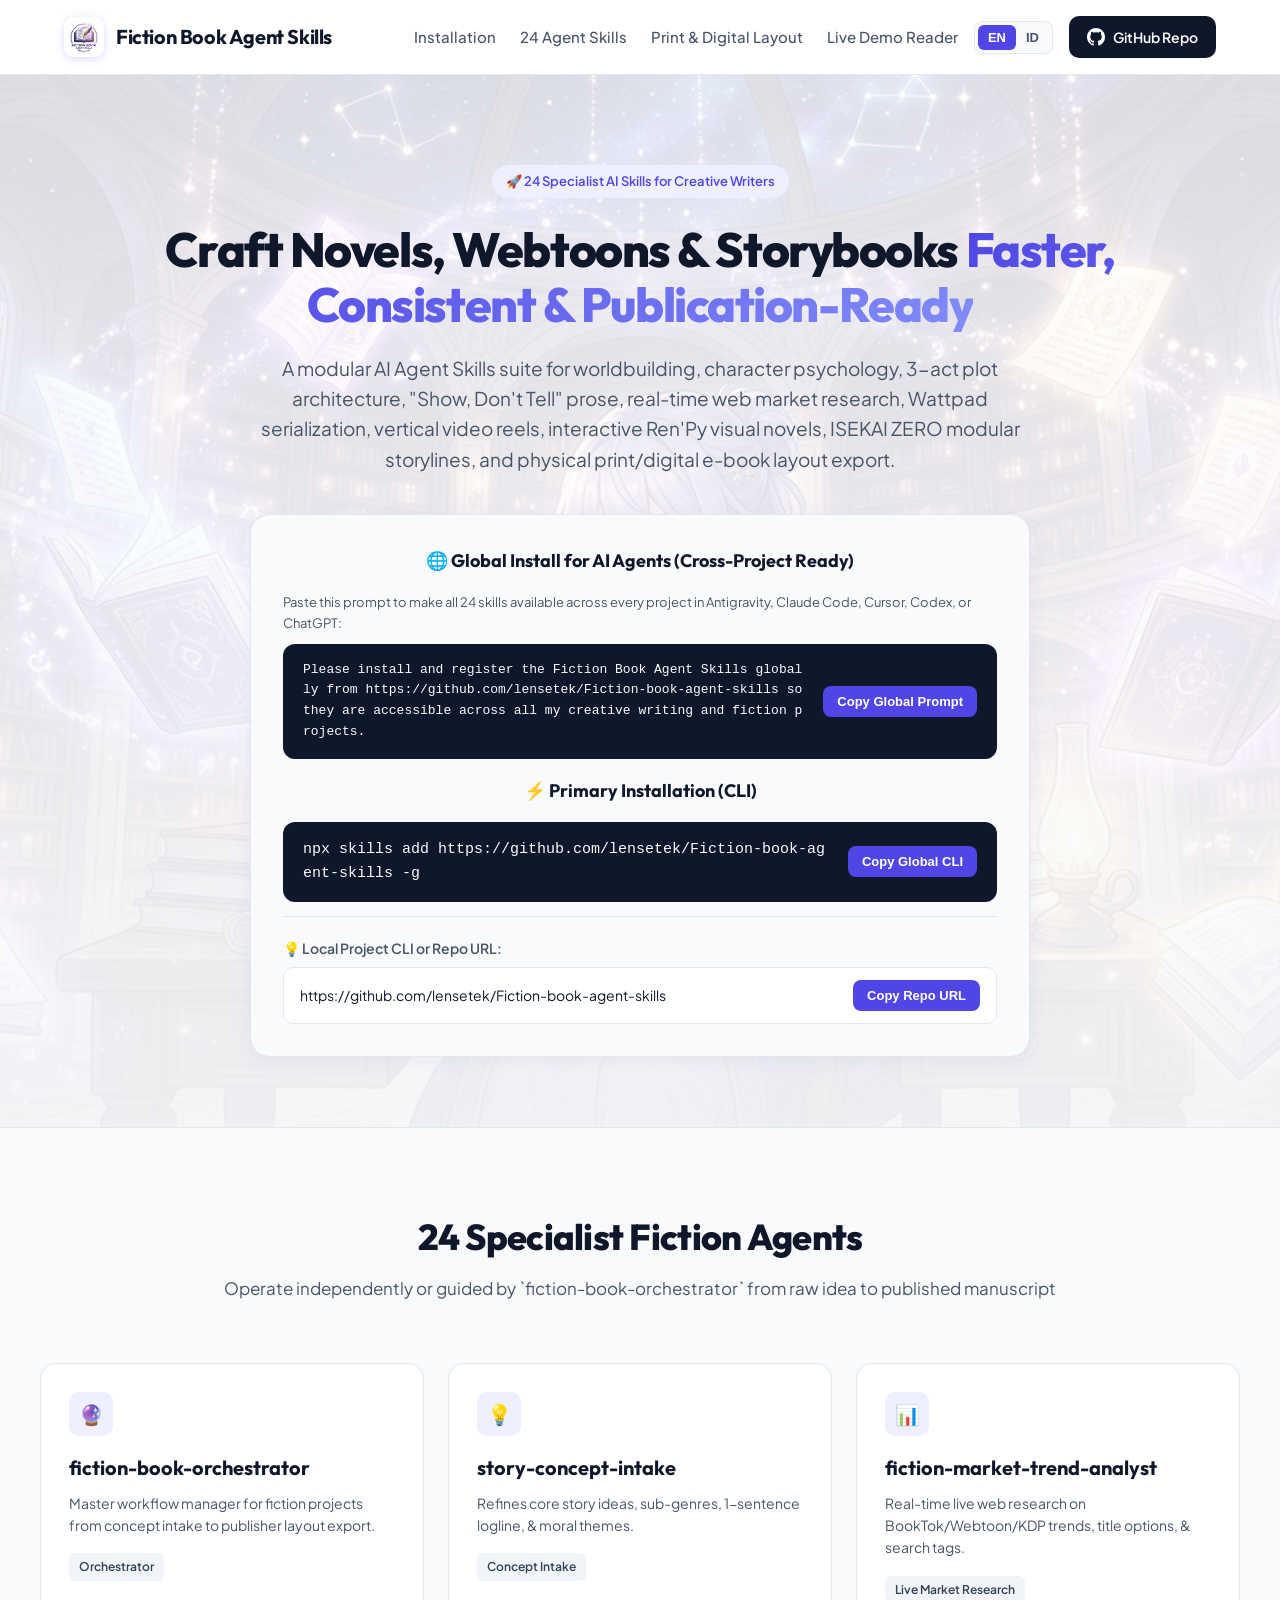
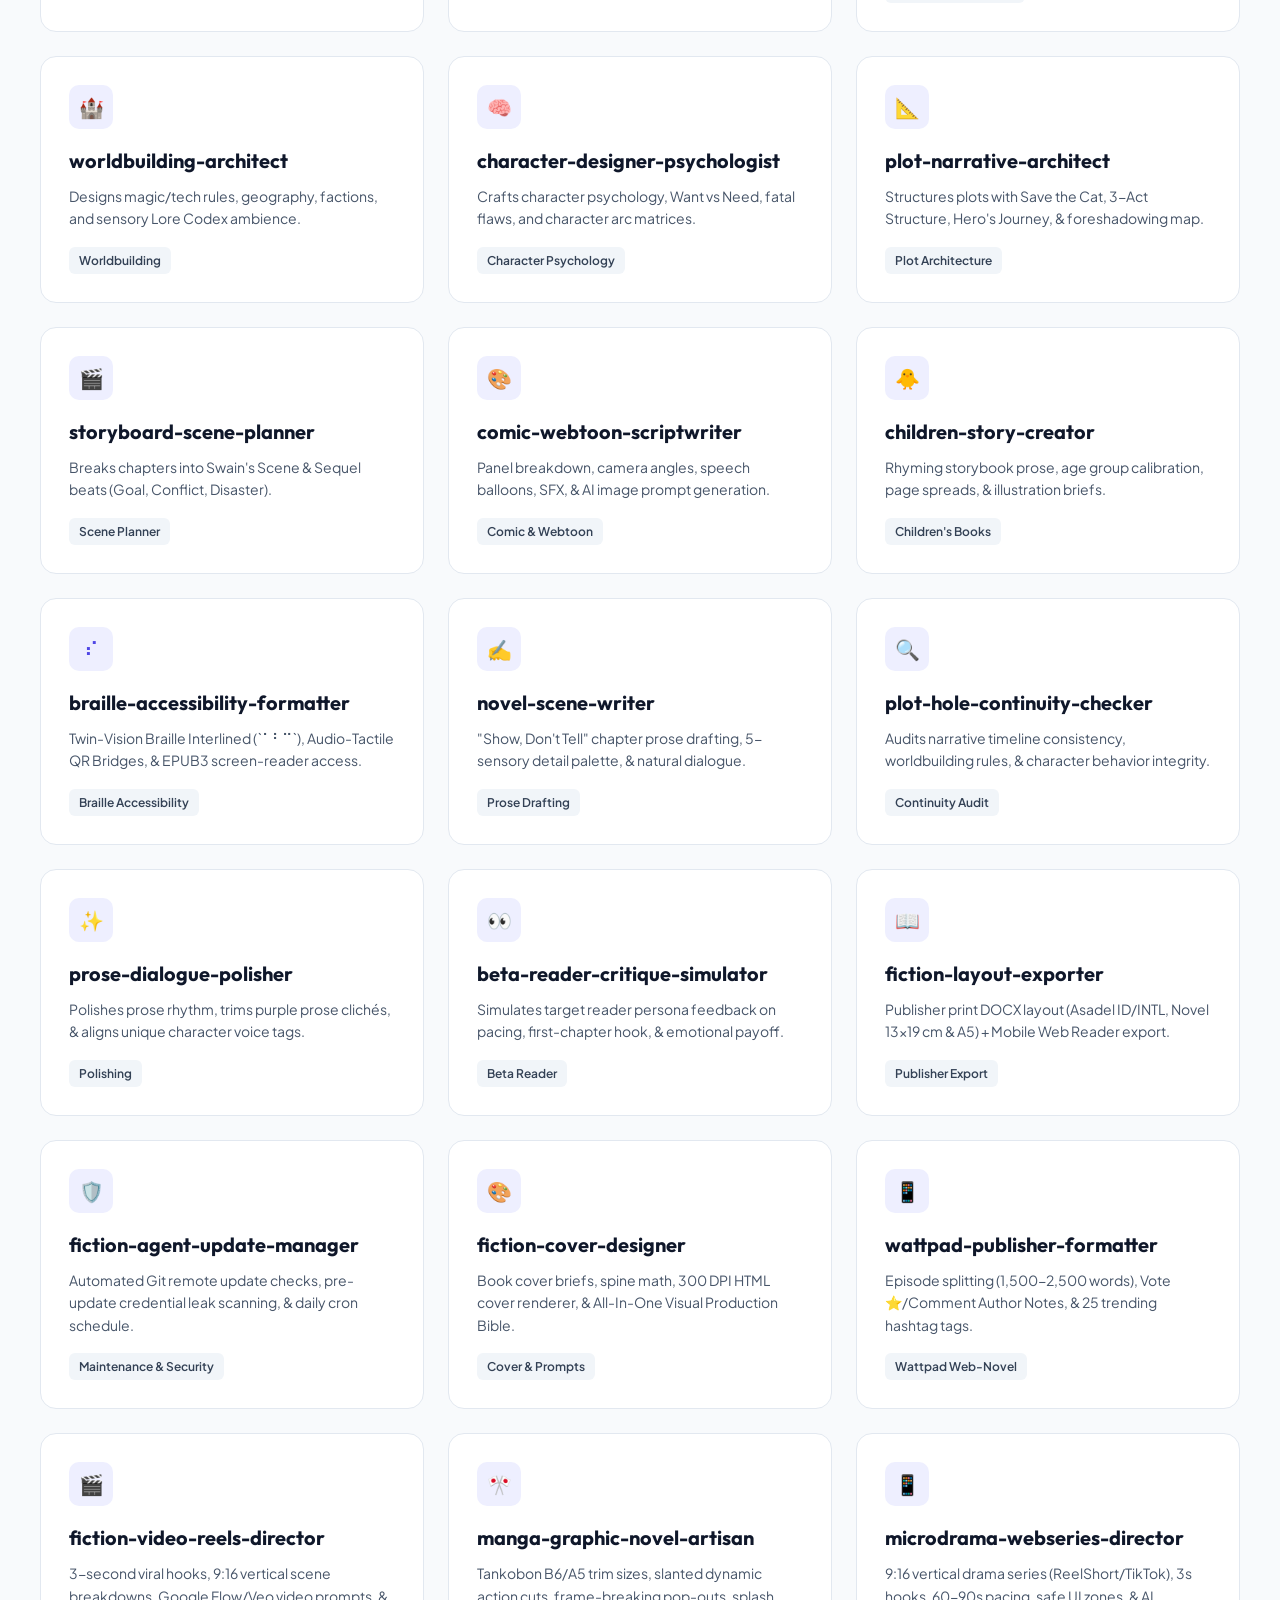
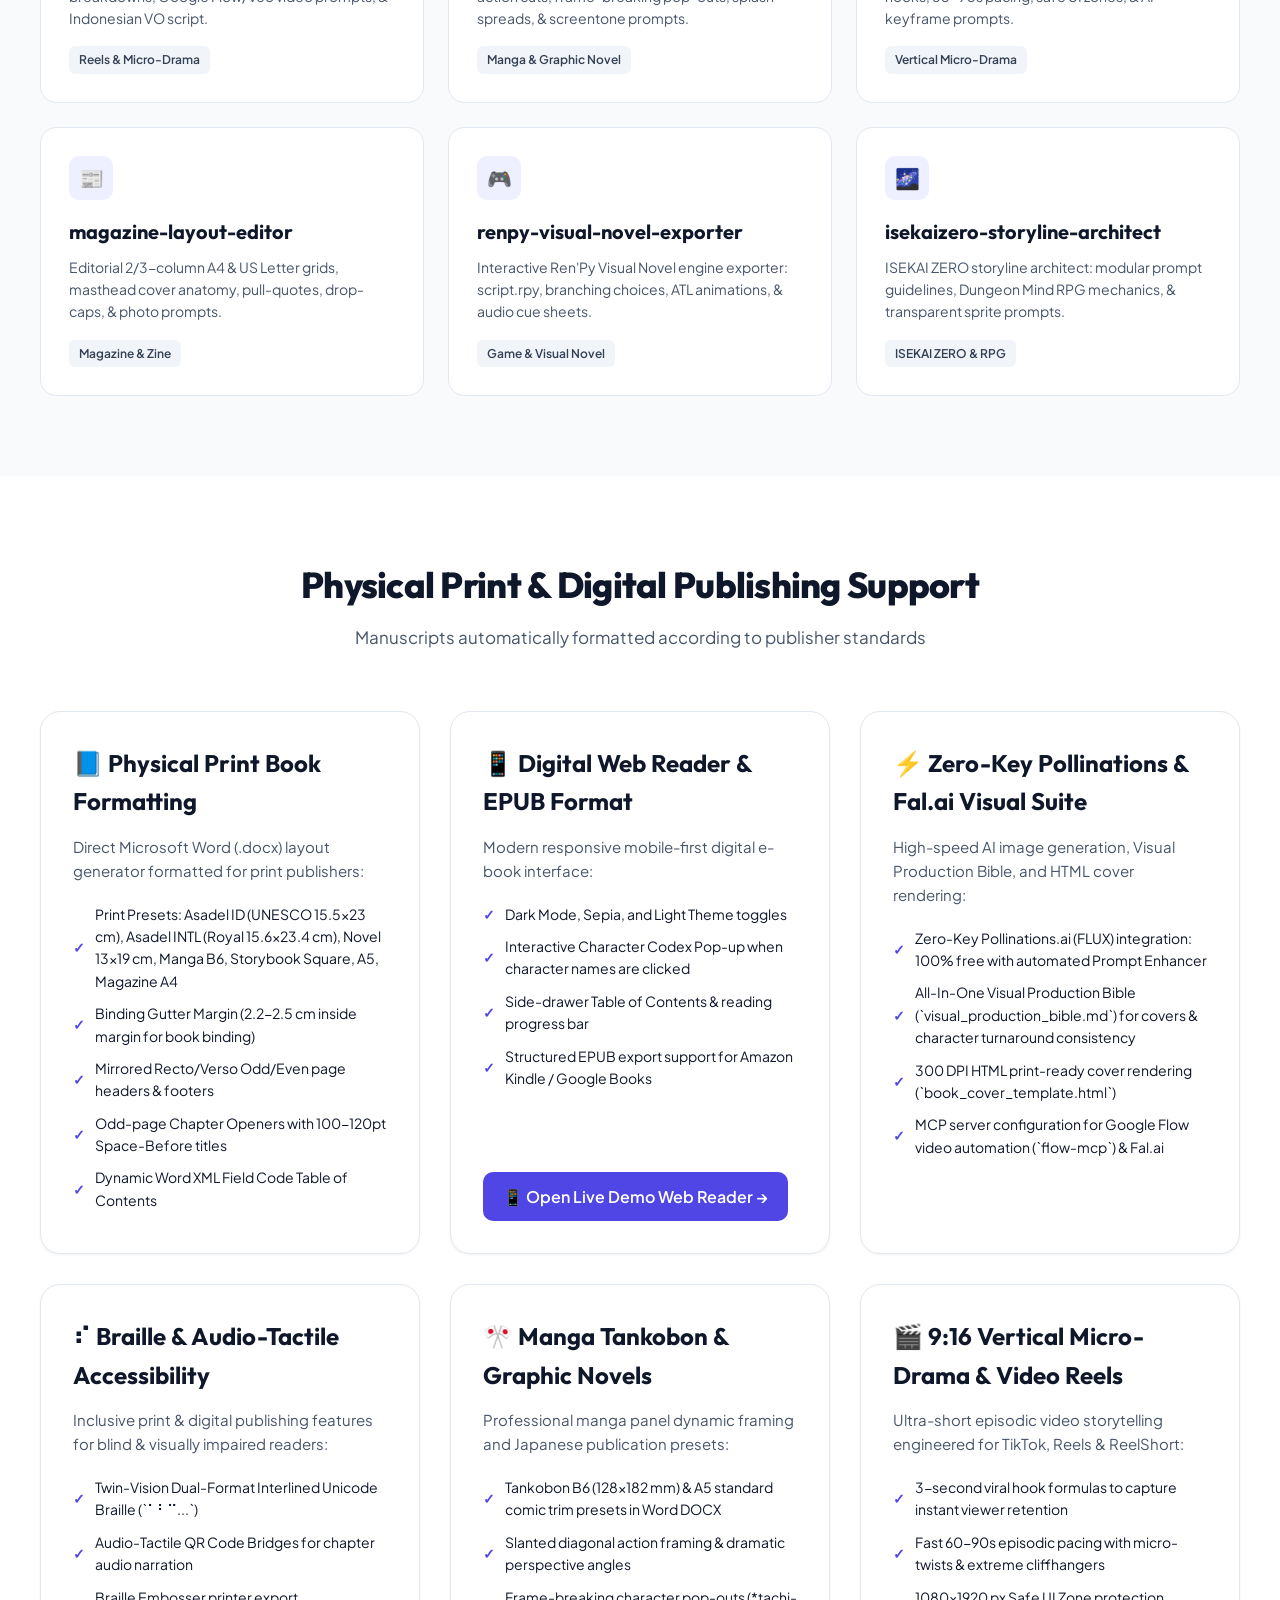
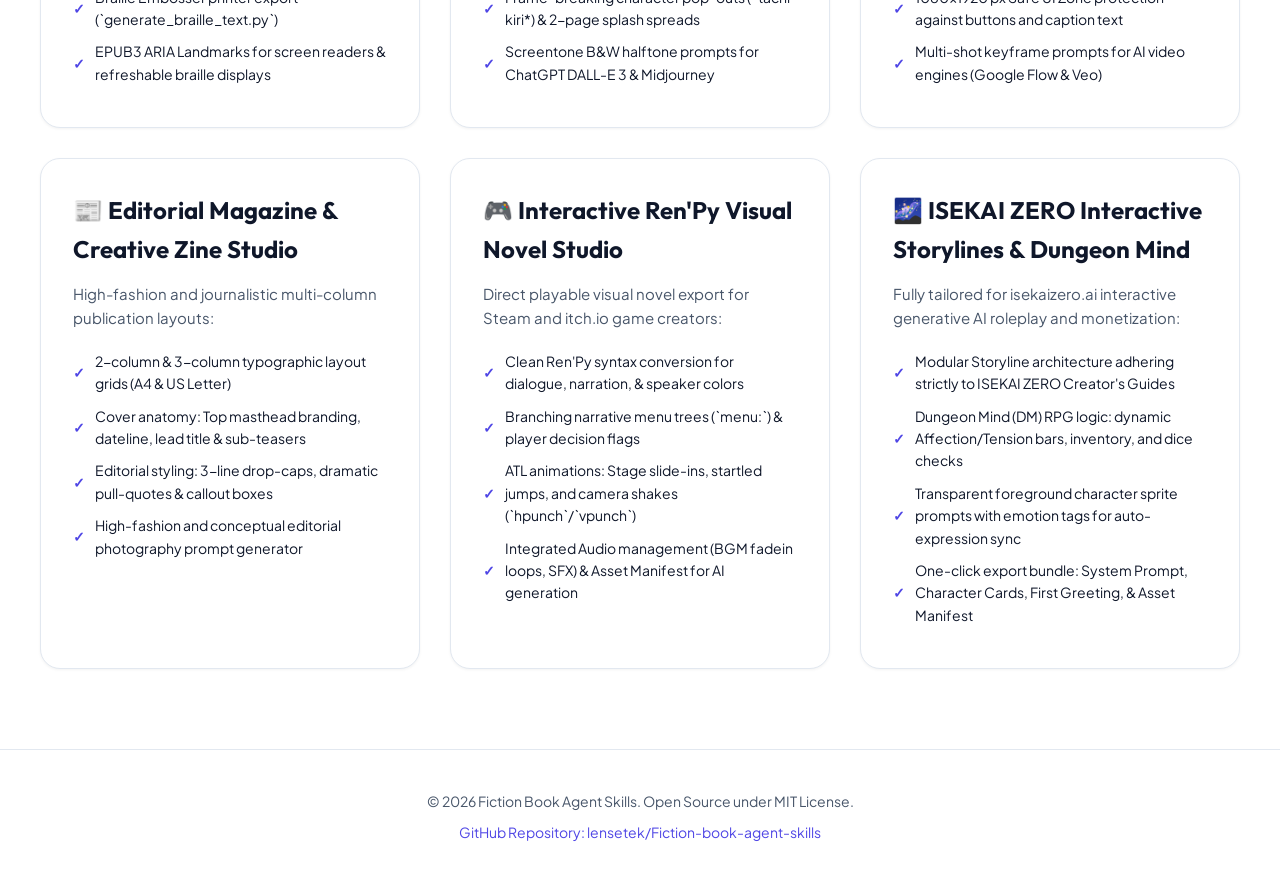
<file: index.html>
<!DOCTYPE html>
<html lang="en">
<head>
  <meta charset="UTF-8">
  <meta name="viewport" content="width=device-width, initial-scale=1.0">
  <title>Fiction Book Agent Skills - AI Suite for Authors & Creative Writers</title>
  <meta name="description" content="Collection of 24 specialized AI agent skills for fiction writing, novel authoring, comic/webtoon scripting, storybooks, manga tankobon, Ren'Py visual novels, ISEKAI ZERO storylines & RPG mechanics, micro-dramas, magazines, worldbuilding, Wattpad serialization, vertical video reels, and print/digital publishing layout export.">
  <link rel="icon" href="assets/favicon.png" type="image/png">
  <link rel="preconnect" href="https://fonts.googleapis.com">
  <link rel="preconnect" href="https://fonts.gstatic.com" crossorigin>
  <link href="https://fonts.googleapis.com/css2?family=Outfit:wght@400;500;600;700;800&family=Plus+Jakarta+Sans:wght@400;500;600;700&display=swap" rel="stylesheet">
  <style>
    :root {
      --bg-main: #ffffff;
      --bg-alt: #f8fafc;
      --bg-card: #ffffff;
      --text-main: #0f172a;
      --text-muted: #475569;
      --accent: #4f46e5;
      --accent-hover: #4338ca;
      --accent-light: #eeefff;
      --border: #e2e8f0;
      --shadow-sm: 0 1px 3px rgba(0,0,0,0.05);
      --shadow-md: 0 4px 20px -2px rgba(79, 70, 229, 0.08);
      --font-heading: 'Outfit', sans-serif;
      --font-body: 'Plus Jakarta Sans', sans-serif;
    }

    * {
      box-sizing: border-box;
      margin: 0;
      padding: 0;
    }

    body {
      background-color: var(--bg-main);
      color: var(--text-main);
      font-family: var(--font-body);
      line-height: 1.6;
      overflow-x: hidden;
    }

    /* Header Nav */
    header {
      position: sticky;
      top: 0;
      background: rgba(255, 255, 255, 0.88);
      backdrop-filter: blur(12px);
      border-bottom: 1px solid var(--border);
      z-index: 100;
    }

    .nav-container {
      max-width: 1200px;
      margin: 0 auto;
      padding: 16px 24px;
      display: flex;
      align-items: center;
      justify-content: space-between;
    }

    .brand {
      display: flex;
      align-items: center;
      gap: 12px;
      text-decoration: none;
      color: var(--text-main);
    }

    .brand-logo-img {
      width: 40px;
      height: 40px;
      border-radius: 10px;
      object-fit: cover;
      box-shadow: 0 2px 8px rgba(79, 70, 229, 0.2);
    }

    .brand-name {
      font-family: var(--font-heading);
      font-weight: 700;
      font-size: 20px;
      letter-spacing: -0.02em;
    }

    .nav-actions {
      display: flex;
      align-items: center;
      gap: 16px;
    }

    .nav-links {
      display: flex;
      align-items: center;
      gap: 24px;
      list-style: none;
    }

    .nav-links a {
      text-decoration: none;
      color: var(--text-muted);
      font-weight: 500;
      font-size: 15px;
      transition: color 0.2s;
    }

    .nav-links a:hover {
      color: var(--accent);
    }

    /* Language Switcher Toggle */
    .lang-switcher {
      display: flex;
      background: var(--bg-alt);
      border: 1px solid var(--border);
      border-radius: 8px;
      padding: 3px;
    }

    .lang-btn {
      border: none;
      background: transparent;
      color: var(--text-muted);
      padding: 5px 10px;
      font-size: 13px;
      font-weight: 600;
      cursor: pointer;
      border-radius: 6px;
      transition: all 0.2s;
    }

    .lang-btn.active {
      background: var(--accent);
      color: #ffffff;
    }

    .btn-github {
      display: inline-flex;
      align-items: center;
      gap: 8px;
      background: var(--text-main);
      color: #fff;
      padding: 10px 18px;
      border-radius: 10px;
      text-decoration: none;
      font-weight: 600;
      font-size: 14px;
      transition: all 0.2s;
    }

    .btn-github:hover {
      background: #1e293b;
      transform: translateY(-1px);
    }

    /* Hero Section */
    .hero {
      position: relative;
      padding: 90px 24px 70px;
      width: 100%;
      background: linear-gradient(180deg, rgba(255, 255, 255, 0.84) 0%, rgba(248, 250, 252, 0.94) 100%), url('assets/hero_bg.png') center/cover no-repeat;
      text-align: center;
      border-bottom: 1px solid var(--border);
    }

    .hero-inner {
      max-width: 1000px;
      margin: 0 auto;
    }

    .badge {
      display: inline-flex;
      align-items: center;
      gap: 8px;
      background: var(--accent-light);
      color: var(--accent);
      padding: 6px 14px;
      border-radius: 20px;
      font-size: 13px;
      font-weight: 600;
      margin-bottom: 24px;
    }

    .hero h1 {
      font-family: var(--font-heading);
      font-size: 48px;
      font-weight: 800;
      line-height: 1.15;
      letter-spacing: -0.03em;
      margin-bottom: 20px;
      color: var(--text-main);
    }

    .hero h1 span {
      background: linear-gradient(135deg, var(--accent), #818cf8);
      -webkit-background-clip: text;
      -webkit-text-fill-color: transparent;
    }

    .hero p {
      font-size: 19px;
      color: var(--text-muted);
      max-width: 760px;
      margin: 0 auto 40px;
    }

    /* Install CTA Box */
    .cta-card {
      background: var(--bg-alt);
      border: 1px solid var(--border);
      border-radius: 20px;
      padding: 32px;
      max-width: 780px;
      margin: 0 auto;
      box-shadow: var(--shadow-md);
    }

    .cta-header {
      font-family: var(--font-heading);
      font-size: 18px;
      font-weight: 700;
      margin-bottom: 16px;
      display: flex;
      align-items: center;
      justify-content: center;
      gap: 8px;
    }

    .cmd-box {
      background: #0f172a;
      color: #f8fafc;
      padding: 16px 20px;
      border-radius: 12px;
      display: flex;
      align-items: center;
      justify-content: space-between;
      gap: 16px;
      font-family: monospace;
      font-size: 15px;
      margin-bottom: 20px;
    }

    .cmd-text {
      white-space: pre-wrap;
      word-break: break-all;
      text-align: left;
    }

    .copy-btn {
      background: var(--accent);
      color: #fff;
      border: none;
      padding: 8px 14px;
      border-radius: 8px;
      cursor: pointer;
      font-weight: 600;
      font-size: 13px;
      transition: background 0.2s;
      flex-shrink: 0;
    }

    .copy-btn:hover {
      background: var(--accent-hover);
    }

    .alt-cta {
      border-top: 1px solid var(--border);
      padding-top: 20px;
      text-align: left;
    }

    .alt-cta-title {
      font-size: 14px;
      font-weight: 600;
      color: var(--text-muted);
      margin-bottom: 8px;
    }

    .prompt-box {
      background: #fff;
      border: 1px solid var(--border);
      padding: 12px 16px;
      border-radius: 10px;
      font-size: 14px;
      color: var(--text-main);
      display: flex;
      align-items: center;
      justify-content: space-between;
      gap: 12px;
    }

    .prompt-box span {
      white-space: pre-wrap;
      word-break: break-all;
    }

    /* Skills Grid Section */
    .section-skills {
      padding: 80px 24px;
      background: var(--bg-alt);
    }

    .section-container {
      max-width: 1200px;
      margin: 0 auto;
    }

    .section-header {
      text-align: center;
      margin-bottom: 60px;
    }

    .section-header h2 {
      font-family: var(--font-heading);
      font-size: 36px;
      font-weight: 800;
      letter-spacing: -0.02em;
    }

    .section-header p {
      color: var(--text-muted);
      font-size: 17px;
      margin-top: 10px;
    }

    .skills-grid {
      display: grid;
      grid-template-columns: repeat(auto-fill, minmax(340px, 1fr));
      gap: 24px;
    }

    .skill-card {
      background: var(--bg-card);
      border: 1px solid var(--border);
      border-radius: 16px;
      padding: 28px;
      transition: all 0.2s;
    }

    .skill-card:hover {
      transform: translateY(-3px);
      box-shadow: var(--shadow-md);
      border-color: #cbd5e1;
    }

    .skill-icon {
      width: 44px;
      height: 44px;
      background: var(--accent-light);
      color: var(--accent);
      border-radius: 10px;
      display: flex;
      align-items: center;
      justify-content: center;
      font-size: 20px;
      margin-bottom: 16px;
    }

    .skill-name {
      font-family: var(--font-heading);
      font-size: 20px;
      font-weight: 700;
      margin-bottom: 8px;
    }

    .skill-desc {
      color: var(--text-muted);
      font-size: 14px;
      margin-bottom: 16px;
    }

    .skill-tag {
      display: inline-block;
      background: #f1f5f9;
      color: #334155;
      font-size: 12px;
      font-weight: 600;
      padding: 4px 10px;
      border-radius: 6px;
    }

    /* Publishing Features */
    .section-features {
      padding: 80px 24px;
    }

    .features-grid {
      display: grid;
      grid-template-columns: repeat(auto-fit, minmax(320px, 1fr));
      gap: 30px;
      margin-top: 40px;
    }

    .feature-box {
      background: #fff;
      border: 1px solid var(--border);
      border-radius: 20px;
      padding: 32px;
      box-shadow: var(--shadow-sm);
      display: flex;
      flex-direction: column;
      justify-content: space-between;
    }

    .feature-box h3 {
      font-family: var(--font-heading);
      font-size: 24px;
      font-weight: 700;
      margin-bottom: 14px;
      display: flex;
      align-items: center;
      gap: 10px;
    }

    .feature-box p {
      color: var(--text-muted);
      font-size: 15px;
      margin-bottom: 20px;
    }

    .feature-list {
      list-style: none;
    }

    .feature-list li {
      margin-bottom: 10px;
      font-size: 14px;
      display: flex;
      align-items: center;
      gap: 10px;
    }

    .feature-list li::before {
      content: "✓";
      color: var(--accent);
      font-weight: bold;
    }

    .demo-link-btn {
      display: inline-flex;
      align-items: center;
      gap: 8px;
      background: var(--accent);
      color: #fff;
      padding: 12px 20px;
      border-radius: 10px;
      text-decoration: none;
      font-weight: 600;
      margin-top: 20px;
      transition: background 0.2s;
    }

    .demo-link-btn:hover {
      background: var(--accent-hover);
    }

    /* Footer */
    footer {
      border-top: 1px solid var(--border);
      padding: 40px 24px;
      text-align: center;
      color: var(--text-muted);
      font-size: 14px;
    }

    /* Mobile Responsive */
    @media (max-width: 768px) {
      .hero h1 {
        font-size: 32px;
      }
      .hero p {
        font-size: 16px;
      }
      .features-grid {
        grid-template-columns: 1fr;
      }
      .nav-links {
        display: none;
      }
    }
  </style>
</head>
<body>

  <!-- Navigation -->
  <header>
    <div class="nav-container">
      <a href="#" class="brand">
        <img src="assets/logo.png" alt="Fiction Book Agent Skills Logo" class="brand-logo-img">
        <span class="brand-name">Fiction Book Agent Skills</span>
      </a>
      <div class="nav-actions">
        <ul class="nav-links">
          <li><a href="#installation" data-i18n="nav_installation">Installation</a></li>
          <li><a href="#skills" data-i18n="nav_skills">24 Agent Skills</a></li>
          <li><a href="#publishing" data-i18n="nav_publishing">Print & Digital Layout</a></li>
          <li><a href="web_reader/index.html" data-i18n="nav_reader">Live Demo Reader</a></li>
        </ul>

        <!-- Language Switcher Toggle (EN | ID) -->
        <div class="lang-switcher">
          <button id="lang-en-btn" class="lang-btn active" onclick="setLanguage('en')">EN</button>
          <button id="lang-id-btn" class="lang-btn" onclick="setLanguage('id')">ID</button>
        </div>

        <a href="https://github.com/lensetek/Fiction-book-agent-skills" target="_blank" class="btn-github">
          <svg width="18" height="18" viewBox="0 0 24 24" fill="currentColor"><path d="M12 0C5.37 0 0 5.37 0 12c0 5.31 3.435 9.795 8.205 11.385.6.105.825-.255.825-.57 0-.285-.015-1.23-.015-2.235-3.015.555-3.795-.735-4.035-1.41-.135-.345-.72-1.41-1.23-1.695-.42-.225-1.02-.78-.015-.795.945-.015 1.62.87 1.845 1.23 1.08 1.815 2.805 1.305 3.495.99.105-.78.42-1.305.765-1.605-2.67-.3-5.46-1.335-5.46-5.925 0-1.305.465-2.385 1.23-3.225-.12-.3-.54-1.53.12-3.18 0 0 1.005-.315 3.3 1.23.96-.27 1.98-.405 3-.405s2.04.135 3 .405c2.295-1.56 3.3-1.23 3.3-1.23.66 1.65.24 2.88.12 3.18.765.84 1.23 1.905 1.23 3.225 0 4.605-2.805 5.625-5.475 5.925.435.375.81 1.095.81 2.22 0 1.605-.015 2.895-.015 3.3 0 .315.225.69.825.57A12.02 12.02 0 0 0 24 12c0-6.63-5.37-12-12-12z"/></svg>
          GitHub Repo
        </a>
      </div>
    </div>
  </header>

  <!-- Hero Section -->
  <section class="hero">
    <div class="hero-inner">
      <div class="badge" data-i18n="hero_badge">🚀 24 Specialist AI Skills for Creative Writers</div>
      <h1 data-i18n="hero_title">Craft Novels, Webtoons & Storybooks <span>Faster, Consistent & Publication-Ready</span></h1>
      <p data-i18n="hero_subtitle">A modular AI Agent Skills suite for worldbuilding, character psychology, 3-act plot architecture, "Show, Don't Tell" prose, real-time web market research, and physical print/digital e-book layout export.</p>

      <!-- Installation Box -->
      <div id="installation" class="cta-card">
        <!-- Global AI Prompt (Universal) -->
        <div class="cta-header" data-i18n="cta_global_header">🌐 Global Install for AI Agents (Cross-Project Ready)</div>
        <p style="font-size: 13px; color: var(--text-muted); margin-bottom: 10px; text-align: left;" data-i18n="cta_global_sub">Paste this prompt to make all 24 skills available across every project in Antigravity, Claude Code, Cursor, Codex, or ChatGPT:</p>
        <div class="cmd-box" style="margin-bottom: 18px;">
          <span class="cmd-text" id="prompt-global" style="font-size: 13px;">Please install and register the Fiction Book Agent Skills globally from https://github.com/lensetek/Fiction-book-agent-skills so they are accessible across all my creative writing and fiction projects.</span>
          <button class="copy-btn" onclick="copyText('prompt-global', this)" data-i18n="btn_copy_global">Copy Global Prompt</button>
        </div>

        <!-- CLI Install Options -->
        <div class="cta-header" data-i18n="cta_cli_header">⚡ Primary Installation (CLI)</div>
        <div class="cmd-box" style="margin-bottom: 14px;">
          <span class="cmd-text" id="cmd-install">npx skills add https://github.com/lensetek/Fiction-book-agent-skills -g</span>
          <button class="copy-btn" onclick="copyText('cmd-install', this)" data-i18n="btn_copy_cli">Copy Global CLI</button>
        </div>

        <div class="alt-cta">
          <div class="alt-cta-title" data-i18n="cta_prompt_header">💡 Local Project CLI or Repo URL:</div>
          <div class="prompt-box">
            <span id="prompt-url">https://github.com/lensetek/Fiction-book-agent-skills</span>
            <button class="copy-btn" onclick="copyText('prompt-url', this)" data-i18n="btn_copy_url">Copy Repo URL</button>
          </div>
        </div>
      </div>
    </div>
  </section>

  <!-- Skills Grid Section -->
  <section id="skills" class="section-skills">
    <div class="section-container">
      <div class="section-header">
        <h2 data-i18n="skills_header_title">24 Specialist Fiction Agents</h2>
        <p data-i18n="skills_header_sub">Operate independently or guided by <strong>`fiction-book-orchestrator`</strong> from raw idea to published manuscript</p>
      </div>

      <div class="skills-grid">
        <div class="skill-card">
          <div class="skill-icon">🔮</div>
          <div class="skill-name">fiction-book-orchestrator</div>
          <div class="skill-desc" data-i18n="desc_orchestrator">Master workflow manager for fiction projects from concept intake to publisher layout export.</div>
          <span class="skill-tag">Orchestrator</span>
        </div>

        <div class="skill-card">
          <div class="skill-icon">💡</div>
          <div class="skill-name">story-concept-intake</div>
          <div class="skill-desc" data-i18n="desc_intake">Refines core story ideas, sub-genres, 1-sentence logline, & moral themes.</div>
          <span class="skill-tag">Concept Intake</span>
        </div>

        <div class="skill-card">
          <div class="skill-icon">📊</div>
          <div class="skill-name">fiction-market-trend-analyst</div>
          <div class="skill-desc" data-i18n="desc_market">Real-time live web research on BookTok/Webtoon/KDP trends, title options, & search tags.</div>
          <span class="skill-tag">Live Market Research</span>
        </div>

        <div class="skill-card">
          <div class="skill-icon">🏰</div>
          <div class="skill-name">worldbuilding-architect</div>
          <div class="skill-desc" data-i18n="desc_world">Designs magic/tech rules, geography, factions, and sensory Lore Codex ambience.</div>
          <span class="skill-tag">Worldbuilding</span>
        </div>

        <div class="skill-card">
          <div class="skill-icon">🧠</div>
          <div class="skill-name">character-designer-psychologist</div>
          <div class="skill-desc" data-i18n="desc_character">Crafts character psychology, Want vs Need, fatal flaws, and character arc matrices.</div>
          <span class="skill-tag">Character Psychology</span>
        </div>

        <div class="skill-card">
          <div class="skill-icon">📐</div>
          <div class="skill-name">plot-narrative-architect</div>
          <div class="skill-desc" data-i18n="desc_plot">Structures plots with Save the Cat, 3-Act Structure, Hero's Journey, & foreshadowing map.</div>
          <span class="skill-tag">Plot Architecture</span>
        </div>

        <div class="skill-card">
          <div class="skill-icon">🎬</div>
          <div class="skill-name">storyboard-scene-planner</div>
          <div class="skill-desc" data-i18n="desc_planner">Breaks chapters into Swain's Scene & Sequel beats (Goal, Conflict, Disaster).</div>
          <span class="skill-tag">Scene Planner</span>
        </div>

        <div class="skill-card">
          <div class="skill-icon">🎨</div>
          <div class="skill-name">comic-webtoon-scriptwriter</div>
          <div class="skill-desc" data-i18n="desc_comic">Panel breakdown, camera angles, speech balloons, SFX, & AI image prompt generation.</div>
          <span class="skill-tag">Comic & Webtoon</span>
        </div>

        <div class="skill-card">
          <div class="skill-icon">🐥</div>
          <div class="skill-name">children-story-creator</div>
          <div class="skill-desc" data-i18n="desc_children">Rhyming storybook prose, age group calibration, page spreads, & illustration briefs.</div>
          <span class="skill-tag">Children's Books</span>
        </div>

        <div class="skill-card">
          <div class="skill-icon">⠎</div>
          <div class="skill-name">braille-accessibility-formatter</div>
          <div class="skill-desc" data-i18n="desc_braille">Twin-Vision Braille Interlined (`⠁⠃⠉`), Audio-Tactile QR Bridges, & EPUB3 screen-reader access.</div>
          <span class="skill-tag">Braille Accessibility</span>
        </div>

        <div class="skill-card">
          <div class="skill-icon">✍️</div>
          <div class="skill-name">novel-scene-writer</div>
          <div class="skill-desc" data-i18n="desc_writer">"Show, Don't Tell" chapter prose drafting, 5-sensory detail palette, & natural dialogue.</div>
          <span class="skill-tag">Prose Drafting</span>
        </div>

        <div class="skill-card">
          <div class="skill-icon">🔍</div>
          <div class="skill-name">plot-hole-continuity-checker</div>
          <div class="skill-desc" data-i18n="desc_continuity">Audits narrative timeline consistency, worldbuilding rules, & character behavior integrity.</div>
          <span class="skill-tag">Continuity Audit</span>
        </div>

        <div class="skill-card">
          <div class="skill-icon">✨</div>
          <div class="skill-name">prose-dialogue-polisher</div>
          <div class="skill-desc" data-i18n="desc_polisher">Polishes prose rhythm, trims purple prose clichés, & aligns unique character voice tags.</div>
          <span class="skill-tag">Polishing</span>
        </div>

        <div class="skill-card">
          <div class="skill-icon">👀</div>
          <div class="skill-name">beta-reader-critique-simulator</div>
          <div class="skill-desc" data-i18n="desc_beta">Simulates target reader persona feedback on pacing, first-chapter hook, & emotional payoff.</div>
          <span class="skill-tag">Beta Reader</span>
        </div>

        <div class="skill-card">
          <div class="skill-icon">📖</div>
          <div class="skill-name">fiction-layout-exporter</div>
          <div class="skill-desc" data-i18n="desc_exporter">Publisher print DOCX layout (Asadel ID/INTL, Novel 13x19 cm & A5) + Mobile Web Reader.</div>
          <span class="skill-tag">Publisher Export</span>
        </div>

        <div class="skill-card">
          <div class="skill-icon">🛡️</div>
          <div class="skill-name">fiction-agent-update-manager</div>
          <div class="skill-desc" data-i18n="desc_update">Automated Git update checks, credential leak scanning, & daily cron checks.</div>
          <span class="skill-tag">Maintenance & Security</span>
        </div>

        <div class="skill-card">
          <div class="skill-icon">🎨</div>
          <div class="skill-name">fiction-cover-designer</div>
          <div class="skill-desc" data-i18n="desc_cover">Book cover briefs, spine math, 300 DPI HTML cover renderer, & Visual Production Bible.</div>
          <span class="skill-tag">Cover & Prompts</span>
        </div>

        <div class="skill-card">
          <div class="skill-icon">📱</div>
          <div class="skill-name">wattpad-publisher-formatter</div>
          <div class="skill-desc" data-i18n="desc_wattpad">Episode splitting (1,500-2,500 words), Vote ⭐/Comment Author Notes, & 25 trending tags.</div>
          <span class="skill-tag">Wattpad Web-Novel</span>
        </div>

        <div class="skill-card">
          <div class="skill-icon">🎬</div>
          <div class="skill-name">fiction-video-reels-director</div>
          <div class="skill-desc" data-i18n="desc_reels">3-second viral hooks, 9:16 vertical scene breakdowns, Google Flow/Veo video prompts, & Indonesian VO.</div>
          <span class="skill-tag">Reels & Micro-Drama</span>
        </div>

        <div class="skill-card">
          <div class="skill-icon">🎌</div>
          <div class="skill-name">manga-graphic-novel-artisan</div>
          <div class="skill-desc" data-i18n="desc_manga">Tankobon B6/A5 trim sizes, slanted dynamic action cuts, frame-breaking, splash spreads, & screentone prompts.</div>
          <span class="skill-tag">Manga & Graphic Novel</span>
        </div>

        <div class="skill-card">
          <div class="skill-icon">📱</div>
          <div class="skill-name">microdrama-webseries-director</div>
          <div class="skill-desc" data-i18n="desc_microdrama">9:16 vertical drama series (ReelShort/TikTok), 3s hooks, 60-90s pacing, safe UI zones, & AI keyframe prompts.</div>
          <span class="skill-tag">Vertical Micro-Drama</span>
        </div>

        <div class="skill-card">
          <div class="skill-icon">📰</div>
          <div class="skill-name">magazine-layout-editor</div>
          <div class="skill-desc" data-i18n="desc_magazine">Editorial 2/3-column A4 & US Letter grids, masthead cover anatomy, pull-quotes, drop-caps, & photo prompts.</div>
          <span class="skill-tag">Magazine & Zine</span>
        </div>

        <div class="skill-card">
          <div class="skill-icon">🎮</div>
          <div class="skill-name">renpy-visual-novel-exporter</div>
          <div class="skill-desc" data-i18n="desc_renpy">Interactive Ren'Py Visual Novel engine exporter: script.rpy, branching choices, ATL animations, and BGM/SFX cue sheets.</div>
          <span class="skill-tag">Game & Visual Novel</span>
        </div>

        <div class="skill-card">
          <div class="skill-icon">🌌</div>
          <div class="skill-name">isekaizero-storyline-architect</div>
          <div class="skill-desc" data-i18n="desc_isekaizero">Interactive ISEKAI ZERO storyline architect: modular acts, Dungeon Mind RPG mechanics, transparent PNG sprites, and location tags.</div>
          <span class="skill-tag">ISEKAI ZERO & RPG</span>
        </div>
      </div>
    </div>
  </section>

  <!-- Publishing Features Section -->
  <section id="publishing" class="section-features">
    <div class="section-container">
      <div class="section-header">
        <h2 data-i18n="feat_header_title">Physical Print & Digital Publishing Support</h2>
        <p data-i18n="feat_header_sub">Manuscripts automatically formatted according to publisher standards</p>
      </div>

      <div class="features-grid">
        <div class="feature-box">
          <div>
            <h3 data-i18n="feat_print_title">📘 Physical Print Book Formatting</h3>
            <p data-i18n="feat_print_sub">Direct Microsoft Word (.docx) layout generator formatted for print publishers:</p>
            <ul class="feature-list">
              <li data-i18n="feat_print_li1">Print Presets: Novel 13x19 cm, A5 (14.8x21 cm), A4</li>
              <li data-i18n="feat_print_li2">Binding Gutter Margin (2.2 cm inside margin for book binding)</li>
              <li data-i18n="feat_print_li3">Mirrored Recto/Verso Odd/Even page headers & footers</li>
              <li data-i18n="feat_print_li4">Odd-page Chapter Openers with 100pt Space-Before titles</li>
              <li data-i18n="feat_print_li5">Dynamic Word XML Field Code Table of Contents</li>
            </ul>
          </div>
        </div>

        <div class="feature-box">
          <div>
            <h3 data-i18n="feat_digital_title">📱 Digital Web Reader (12 Chapters Demo)</h3>
            <p data-i18n="feat_digital_sub">Modern responsive mobile-first digital e-book interface:</p>
            <ul class="feature-list">
              <li data-i18n="feat_digital_li1">Dark Mode, Sepia, and Light Theme toggles</li>
              <li data-i18n="feat_digital_li2">Interactive Character Codex Pop-up when character names are clicked</li>
              <li data-i18n="feat_digital_li3">Side-drawer Table of Contents & 12 complete chapter navigation</li>
              <li data-i18n="feat_digital_li4">Structured EPUB export support for Amazon Kindle / Google Books</li>
            </ul>
          </div>
          <div>
            <a href="web_reader/index.html" class="demo-link-btn" data-i18n="btn_demo_reader">📱 Open Live Demo Web Reader (12 Ch) &rarr;</a>
          </div>
        </div>

        <div class="feature-box">
          <div>
            <h3 data-i18n="feat_fal_title">⚡ Fal.ai (Flux.1) & MCP Image Engine</h3>
            <p data-i18n="feat_fal_sub">High-speed, high-resolution AI image generation for comic panels, storybooks, & covers:</p>
            <ul class="feature-list">
              <li data-i18n="feat_fal_li1">Fal.ai Flux.1 Schnell / Dev / SDXL integration via python helper</li>
              <li data-i18n="feat_fal_li2">MCP (Model Context Protocol) server config (`mcp_config.json`)</li>
              <li data-i18n="feat_fal_li3">Strict security: FAL_KEY loaded from environment variables</li>
              <li data-i18n="feat_fal_li4">Native internal fallback to `generate_image` in Antigravity/Codex</li>
            </ul>
          </div>
        </div>

        <div class="feature-box">
          <div>
            <h3 data-i18n="feat_braille_title">⠎ Braille & Audio-Tactile Accessibility</h3>
            <p data-i18n="feat_braille_sub">Inclusive print & digital publishing features for blind & visually impaired readers:</p>
            <ul class="feature-list">
              <li data-i18n="feat_braille_li1">Twin-Vision Dual-Format Interlined Unicode Braille (`⠁⠃⠉...`)</li>
              <li data-i18n="feat_braille_li2">Audio-Tactile QR Code Bridges for chapter audio narration</li>
              <li data-i18n="feat_braille_li3">Braille Embosser printer export (`generate_braille_text.py`)</li>
              <li data-i18n="feat_braille_li4">EPUB3 ARIA Landmarks for screen readers & refreshable braille displays</li>
            </ul>
          </div>
        </div>

        <div class="feature-box">
          <div>
            <h3 data-i18n="feat_manga_title">🎌 Manga Tankobon & Graphic Novels</h3>
            <p data-i18n="feat_manga_sub">Professional manga panel dynamic framing and Japanese publication presets:</p>
            <ul class="feature-list">
              <li data-i18n="feat_manga_li1">Tankobon B6 (128x182 mm) & A5 standard comic trim presets in Word DOCX</li>
              <li data-i18n="feat_manga_li2">Slanted diagonal action framing & dramatic perspective angles</li>
              <li data-i18n="feat_manga_li3">Frame-breaking character pop-outs (*tachi-kiri*) & 2-page splash spreads</li>
              <li data-i18n="feat_manga_li4">Screentone B&W halftone prompts for ChatGPT DALL-E 3 & Midjourney</li>
            </ul>
          </div>
        </div>

        <div class="feature-box">
          <div>
            <h3 data-i18n="feat_micro_title">🎬 9:16 Vertical Micro-Drama & Video Reels</h3>
            <p data-i18n="feat_micro_sub">Ultra-short episodic video storytelling engineered for TikTok, Reels & ReelShort:</p>
            <ul class="feature-list">
              <li data-i18n="feat_micro_li1">3-second viral hook formulas to capture instant viewer retention</li>
              <li data-i18n="feat_micro_li2">Fast 60-90s episodic pacing with micro-twists & extreme cliffhangers</li>
              <li data-i18n="feat_micro_li3">1080x1920 px Safe UI Zone protection against buttons and caption text</li>
              <li data-i18n="feat_micro_li4">Multi-shot keyframe prompts for AI video engines (Google Flow & Veo)</li>
            </ul>
          </div>
        </div>

        <div class="feature-box">
          <div>
            <h3 data-i18n="feat_mag_title">📰 Editorial Magazine & Creative Zine Studio</h3>
            <p data-i18n="feat_mag_sub">High-fashion and journalistic multi-column publication layouts:</p>
            <ul class="feature-list">
              <li data-i18n="feat_mag_li1">2-column & 3-column typographic layout grids (A4 & US Letter)</li>
              <li data-i18n="feat_mag_li2">Cover anatomy: Top masthead branding, dateline, lead title & sub-teasers</li>
              <li data-i18n="feat_mag_li3">Editorial styling: 3-line drop-caps, dramatic pull-quotes & callout boxes</li>
              <li data-i18n="feat_mag_li4">High-fashion and conceptual editorial photography prompt generator</li>
            </ul>
          </div>
        </div>

        <div class="feature-box">
          <div>
            <h3 data-i18n="feat_renpy_title">🎮 Interactive Ren'Py Visual Novel Studio</h3>
            <p data-i18n="feat_renpy_sub">Direct playable visual novel export for Steam and itch.io game creators:</p>
            <ul class="feature-list">
              <li data-i18n="feat_renpy_li1">Clean Ren'Py syntax conversion for dialogue, narration, & speaker colors</li>
              <li data-i18n="feat_renpy_li2">Branching narrative menu trees (`menu:`) & player decision flags</li>
              <li data-i18n="feat_renpy_li3">ATL animations: Stage slide-ins, startled jumps, and camera shakes (`hpunch`/`vpunch`)</li>
              <li data-i18n="feat_renpy_li4">Integrated Audio management (BGM fadein loops, SFX) & Asset Manifest for AI generation</li>
            </ul>
          </div>
        </div>

        <div class="feature-box">
          <div>
            <h3 data-i18n="feat_isekai_title">🌌 ISEKAI ZERO Interactive Storylines & Dungeon Mind</h3>
            <p data-i18n="feat_isekai_sub">Fully tailored for isekaizero.ai interactive generative AI roleplay and monetization:</p>
            <ul class="feature-list">
              <li data-i18n="feat_isekai_li1">Modular Storyline architecture adhering strictly to ISEKAI ZERO Creator's Guides</li>
              <li data-i18n="feat_isekai_li2">Dungeon Mind (DM) RPG logic: dynamic Affection/Tension bars, inventory, and dice checks</li>
              <li data-i18n="feat_isekai_li3">Transparent foreground character sprite prompts with emotion tags for auto-expression sync</li>
              <li data-i18n="feat_isekai_li4">One-click export bundle: System Prompt, Character Cards, First Greeting, & Asset Manifest</li>
            </ul>
          </div>
        </div>
      </div>
    </div>
  </section>

  <!-- Footer -->
  <footer>
    <p data-i18n="footer_copy">&copy; 2026 Fiction Book Agent Skills. Open Source under MIT License.</p>
    <p style="margin-top: 8px;"><a href="https://github.com/lensetek/Fiction-book-agent-skills" target="_blank" style="color: var(--accent); text-decoration: none;">GitHub Repository: lensetek/Fiction-book-agent-skills</a></p>
  </footer>

  <!-- Internationalization (i18n) Script -->
  <script>
    const translations = {
      en: {
        nav_installation: "Installation",
        nav_skills: "24 Agent Skills",
        nav_publishing: "Print & Digital Layout",
        nav_reader: "Live Demo Reader",
        hero_badge: "🚀 24 Specialist AI Skills for Creative Writers",
        hero_title: "Craft Novels, Webtoons & Storybooks <span>Faster, Consistent & Publication-Ready</span>",
        hero_subtitle: "A modular AI Agent Skills suite for worldbuilding, character psychology, 3-act plot architecture, \"Show, Don't Tell\" prose, real-time web market research, Wattpad serialization, vertical video reels, interactive Ren'Py visual novels, ISEKAI ZERO modular storylines, and physical print/digital e-book layout export.",
        cta_global_header: "🌐 Global Install for AI Agents (Cross-Project Ready)",
        cta_global_sub: "Paste this prompt to make all 24 skills available across every project in Antigravity, Claude Code, Cursor, Codex, or ChatGPT:",
        btn_copy_global: "Copy Global Prompt",
        cta_cli_header: "⚡ Primary Installation (CLI)",
        btn_copy_cli: "Copy Global CLI",
        cta_prompt_header: "💡 Local Project CLI or Repo URL:",
        btn_copy_url: "Copy Repo URL",
        skills_header_title: "24 Specialist Fiction Agents",
        skills_header_sub: "Operate independently or guided by `fiction-book-orchestrator` from raw idea to published manuscript",
        desc_orchestrator: "Master workflow manager for fiction projects from concept intake to publisher layout export.",
        desc_intake: "Refines core story ideas, sub-genres, 1-sentence logline, & moral themes.",
        desc_market: "Real-time live web research on BookTok/Webtoon/KDP trends, title options, & search tags.",
        desc_world: "Designs magic/tech rules, geography, factions, and sensory Lore Codex ambience.",
        desc_character: "Crafts character psychology, Want vs Need, fatal flaws, and character arc matrices.",
        desc_plot: "Structures plots with Save the Cat, 3-Act Structure, Hero's Journey, & foreshadowing map.",
        desc_planner: "Breaks chapters into Swain's Scene & Sequel beats (Goal, Conflict, Disaster).",
        desc_comic: "Panel breakdown, camera angles, speech balloons, SFX, & AI image prompt generation.",
        desc_children: "Rhyming storybook prose, age group calibration, page spreads, & illustration briefs.",
        desc_braille: "Twin-Vision Braille Interlined (`⠁⠃⠉`), Audio-Tactile QR Bridges, & EPUB3 screen-reader access.",
        desc_writer: "\"Show, Don't Tell\" chapter prose drafting, 5-sensory detail palette, & natural dialogue.",
        desc_continuity: "Audits narrative timeline consistency, worldbuilding rules, & character behavior integrity.",
        desc_polisher: "Polishes prose rhythm, trims purple prose clichés, & aligns unique character voice tags.",
        desc_beta: "Simulates target reader persona feedback on pacing, first-chapter hook, & emotional payoff.",
        desc_exporter: "Publisher print DOCX layout (Asadel ID/INTL, Novel 13x19 cm & A5) + Mobile Web Reader export.",
        desc_update: "Automated Git remote update checks, pre-update credential leak scanning, & daily cron schedule.",
        desc_cover: "Book cover briefs, spine math, 300 DPI HTML cover renderer, & All-In-One Visual Production Bible.",
        desc_wattpad: "Episode splitting (1,500-2,500 words), Vote ⭐/Comment Author Notes, & 25 trending hashtag tags.",
        desc_reels: "3-second viral hooks, 9:16 vertical scene breakdowns, Google Flow/Veo video prompts, & Indonesian VO script.",
        desc_manga: "Tankobon B6/A5 trim sizes, slanted dynamic action cuts, frame-breaking pop-outs, splash spreads, & screentone prompts.",
        desc_microdrama: "9:16 vertical drama series (ReelShort/TikTok), 3s hooks, 60-90s pacing, safe UI zones, & AI keyframe prompts.",
        desc_magazine: "Editorial 2/3-column A4 & US Letter grids, masthead cover anatomy, pull-quotes, drop-caps, & photo prompts.",
        desc_renpy: "Interactive Ren'Py Visual Novel engine exporter: script.rpy, branching choices, ATL animations, & audio cue sheets.",
        desc_isekaizero: "ISEKAI ZERO storyline architect: modular prompt guidelines, Dungeon Mind RPG mechanics, & transparent sprite prompts.",
        feat_header_title: "Physical Print & Digital Publishing Support",
        feat_header_sub: "Manuscripts automatically formatted according to publisher standards",
        feat_print_title: "📘 Physical Print Book Formatting",
        feat_print_sub: "Direct Microsoft Word (.docx) layout generator formatted for print publishers:",
        feat_print_li1: "Print Presets: Asadel ID (UNESCO 15.5x23 cm), Asadel INTL (Royal 15.6x23.4 cm), Novel 13x19 cm, Manga B6, Storybook Square, A5, Magazine A4",
        feat_print_li2: "Binding Gutter Margin (2.2-2.5 cm inside margin for book binding)",
        feat_print_li3: "Mirrored Recto/Verso Odd/Even page headers & footers",
        feat_print_li4: "Odd-page Chapter Openers with 100-120pt Space-Before titles",
        feat_print_li5: "Dynamic Word XML Field Code Table of Contents",
        feat_fal_title: "⚡ Zero-Key Pollinations & Fal.ai Visual Suite",
        feat_fal_sub: "High-speed AI image generation, Visual Production Bible, and HTML cover rendering:",
        feat_fal_li1: "Zero-Key Pollinations.ai (FLUX) integration: 100% free with automated Prompt Enhancer",
        feat_fal_li2: "All-In-One Visual Production Bible (`visual_production_bible.md`) for covers & character turnaround consistency",
        feat_fal_li3: "300 DPI HTML print-ready cover rendering (`book_cover_template.html`)",
        feat_fal_li4: "MCP server configuration for Google Flow video automation (`flow-mcp`) & Fal.ai",
        feat_braille_title: "⠎ Braille & Audio-Tactile Accessibility",
        feat_braille_sub: "Inclusive print & digital publishing features for blind & visually impaired readers:",
        feat_braille_li1: "Twin-Vision Dual-Format Interlined Unicode Braille (`⠁⠃⠉...`)",
        feat_braille_li2: "Audio-Tactile QR Code Bridges for chapter audio narration",
        feat_braille_li3: "Braille Embosser printer export (`generate_braille_text.py`)",
        feat_braille_li4: "EPUB3 ARIA Landmarks for screen readers & refreshable braille displays",
        feat_manga_title: "🎌 Manga Tankobon & Graphic Novels",
        feat_manga_sub: "Professional manga panel dynamic framing and Japanese publication presets:",
        feat_manga_li1: "Tankobon B6 (128x182 mm) & A5 standard comic trim presets in Word DOCX",
        feat_manga_li2: "Slanted diagonal action framing & dramatic perspective angles",
        feat_manga_li3: "Frame-breaking character pop-outs (*tachi-kiri*) & 2-page splash spreads",
        feat_manga_li4: "Screentone B&W halftone prompts for ChatGPT DALL-E 3 & Midjourney",
        feat_micro_title: "🎬 9:16 Vertical Micro-Drama & Video Reels",
        feat_micro_sub: "Ultra-short episodic video storytelling engineered for TikTok, Reels & ReelShort:",
        feat_micro_li1: "3-second viral hook formulas to capture instant viewer retention",
        feat_micro_li2: "Fast 60-90s episodic pacing with micro-twists & extreme cliffhangers",
        feat_micro_li3: "1080x1920 px Safe UI Zone protection against buttons and caption text",
        feat_micro_li4: "Multi-shot keyframe prompts for AI video engines (Google Flow & Veo)",
        feat_mag_title: "📰 Editorial Magazine & Creative Zine Studio",
        feat_mag_sub: "High-fashion and journalistic multi-column publication layouts:",
        feat_mag_li1: "2-column & 3-column typographic layout grids (A4 & US Letter)",
        feat_mag_li2: "Cover anatomy: Top masthead branding, dateline, lead title & sub-teasers",
        feat_mag_li3: "Editorial styling: 3-line drop-caps, dramatic pull-quotes & callout boxes",
        feat_mag_li4: "High-fashion and conceptual editorial photography prompt generator",
        feat_renpy_title: "🎮 Interactive Ren'Py Visual Novel Studio",
        feat_renpy_sub: "Direct playable visual novel export for Steam and itch.io game creators:",
        feat_renpy_li1: "Clean Ren'Py syntax conversion for dialogue, narration, & speaker colors",
        feat_renpy_li2: "Branching narrative menu trees (`menu:`) & player decision flags",
        feat_renpy_li3: "ATL animations: Stage slide-ins, startled jumps, and camera shakes (`hpunch`/`vpunch`)",
        feat_renpy_li4: "Integrated Audio management (BGM fadein loops, SFX) & Asset Manifest for AI generation",
        feat_isekai_title: "🌌 ISEKAI ZERO Interactive Storylines & Dungeon Mind",
        feat_isekai_sub: "Fully tailored for isekaizero.ai interactive generative AI roleplay and monetization:",
        feat_isekai_li1: "Modular Storyline architecture adhering strictly to ISEKAI ZERO Creator's Guides",
        feat_isekai_li2: "Dungeon Mind (DM) RPG logic: dynamic Affection/Tension bars, inventory, and dice checks",
        feat_isekai_li3: "Transparent foreground character sprite prompts with emotion tags for auto-expression sync",
        feat_isekai_li4: "One-click export bundle: System Prompt, Character Cards, First Greeting, & Asset Manifest",
        feat_digital_title: "📱 Digital Web Reader & EPUB Format",
        feat_digital_sub: "Modern responsive mobile-first digital e-book interface:",
        feat_digital_li1: "Dark Mode, Sepia, and Light Theme toggles",
        feat_digital_li2: "Interactive Character Codex Pop-up when character names are clicked",
        feat_digital_li3: "Side-drawer Table of Contents & reading progress bar",
        feat_digital_li4: "Structured EPUB export support for Amazon Kindle / Google Books",
        btn_demo_reader: "📱 Open Live Demo Web Reader &rarr;",
        footer_copy: "&copy; 2026 Fiction Book Agent Skills. Open Source under MIT License."
      },
      id: {
        nav_installation: "Instalasi",
        nav_skills: "24 Agent Skills",
        nav_publishing: "Layout Cetak & Digital",
        nav_reader: "Live Demo Reader",
        hero_badge: "🚀 24 Spesialis AI Agent Skills untuk Penulisan Fiksi",
        hero_title: "Tulis Novel, Komik & Buku Cerita <span>Cepat, Konsisten & Siap Terbit</span>",
        hero_subtitle: "Ekosistem AI Agent Skills modular untuk perancangan dunia, psikologi karakter, arsitektur plot 3-Act, penulisan adegan \"Show, Don't Tell\", game visual novel Ren'Py, alur cerita interaktif ISEKAI ZERO, serialisasi Wattpad, video reels, hingga ekspor buku cetak fisik & digital e-book.",
        cta_global_header: "🌐 Instalasi Global AI Agent (Bisa di Semua Proyek)",
        cta_global_sub: "Salin prompt ini agar 24 skills langsung terpasang global di Antigravity, Claude Code, Cursor, Codex, atau ChatGPT:",
        btn_copy_global: "Salin Prompt Global",
        cta_cli_header: "⚡ Cara Instalasi Utama (CLI Global)",
        btn_copy_cli: "Salin Perintah CLI Global",
        cta_prompt_header: "💡 Instalasi Lokal per Proyek atau Tautan Repo:",
        btn_copy_url: "Salin URL Repo",
        skills_header_title: "24 Agen Spesialis Fiksi",
        skills_header_sub: "Bekerja mandiri atau dipandu oleh `fiction-book-orchestrator` dari ide awal hingga terbit",
        desc_orchestrator: "Koordinator alur kerja penulisan fiksi dari intake ide hingga siap cetak/terbit.",
        desc_intake: "Menggali & mematangkan ide cerita, sub-genre, logline 1 kalimat, & tema moral.",
        desc_market: "Riset tren fiksi live di internet (BookTok, Webtoon, KDP), formulasi judul & kata kunci pencarian.",
        desc_world: "Merancang aturan sihir/teknologi, geografi, faksi, dan atmosfer Lore Codex.",
        desc_character: "Menyusun profil psikologis tokoh, Want vs Need, fatal flaw, dan character arc.",
        desc_plot: "Struktur plot Save the Cat, 3-Act Structure, Hero's Journey, & foreshadowing map.",
        desc_planner: "Memecah bab menjadi Scene & Sequel beats (Goal, Conflict, Disaster) Swain's Method.",
        desc_comic: "Skrip panel komik & webtoon vertikal, sudut kamera, SFX, & prompt AI gambar.",
        desc_children: "Penulisan buku cerita anak, fabel berima, kalibrasi kelompok usia, & brief ilustrasi.",
        desc_braille: "Twin-Vision Braille Interlined (`⠁⠃⠉`), Audio-Tactile QR Bridges, & aksesibilitas EPUB3.",
        desc_writer: "Draf prosa adegan dengan teknik \"Show, Don't Tell\", detail 5 sensori, & dialog alami.",
        desc_continuity: "Audit garis waktu kronologis, konsistensi aturan dunia, & karakter out-of-character.",
        desc_polisher: "Menghaluskan gaya prosa, memangkas purple prose klise, & menyelaraskan dialog tags.",
        desc_beta: "Mensimulasikan umpan balik persona pembaca target terhadap pacing & emotional hook.",
        desc_exporter: "Penataan letak Buku Cetak DOCX (Asadel ID/INTL, Novel 13x19 cm & A5) + Mobile Web Reader.",
        desc_update: "Pemeriksaan otomatis pembaruan Git, pemindaian kebocoran kredensial, & jadwal cron harian.",
        desc_cover: "Brief sampul buku, rumus punggung buku, render sampul HTML 300 DPI, & Visual Production Bible.",
        desc_wattpad: "Serialisasi episode Wattpad (1.500-2.500 kata), pemicu Vote ⭐/Komentar, & 25 hashtag tren.",
        desc_reels: "Sutradara video vertikal 9:16, hook 3 detik viral, prompt kamera Google Flow/Veo, & naskah VO Indonesia.",
        desc_manga: "Standar cetak Tankobon B6/A5, pemotongan panel miring aksi, karakter tembus panel, splash 2 halaman, & prompt screentone.",
        desc_microdrama: "Serial micro-drama vertikal 9:16 (ReelShort/TikTok), formula hook 3 detik, safe zone antarmuka, & prompt keyframe AI.",
        desc_magazine: "Tata letak majalah & zine grid 2/3 kolom A4/Letter, anatomi masthead cover, pull-quotes, drop-caps, & prompt foto editorial.",
        desc_renpy: "Eksportir game Visual Novel interaktif Ren'Py: skrip .rpy, percabangan cerita (menu:), animasi ATL, dan cue audio BGM/SFX.",
        desc_isekaizero: "Arsitek alur cerita ISEKAI ZERO: modul alur cerita terstruktur, mekanika Dungeon Mind RPG, & prompt sprite transparan.",
        feat_header_title: "Dukungan Terbit Cetak Fisik & Digital",
        feat_header_sub: "Naskah otomatis tertata sesuai standar penerbitan nasional & internasional",
        feat_print_title: "📘 Format Buku Cetak Physical Print",
        feat_print_sub: "Penataan letak otomatis Microsoft Word (.docx) siap kirim ke penerbit cetak:",
        feat_print_li1: "Preset Ukuran Cetak: Asadel ID (UNESCO 15.5x23 cm), Asadel INTL (Royal 15.6x23.4 cm), Novel 13x19 cm, Manga B6, Square Anak, A5, Majalah A4",
        feat_print_li2: "Marjin Jilid (Gutter Margin) 2.2-2.5 cm untuk lekukan jilid lem panas",
        feat_print_li3: "Halaman Ganjil/Genap Berhadapan (Recto/Verso Odd-Even Page Header)",
        feat_print_li4: "Awalan Bab Baru (Chapter Opener) selalu di halaman ganjil (kanan)",
        feat_print_li5: "Daftar Isi Dinamis berbasis Word XML Field Codes",
        feat_fal_title: "⚡ Generator Visual Zero-Key & Fal.ai",
        feat_fal_sub: "Generasi visual AI cepat, Visual Production Bible, dan render sampul HTML:",
        feat_fal_li1: "Integrasi Zero-Key Pollinations.ai (FLUX): 100% gratis dengan Prompt Enhancer otomatis",
        feat_fal_li2: "Kit Visual All-In-One (`visual_production_bible.md`) untuk konsistensi tokoh & sampul",
        feat_fal_li3: "Render sampul cetak 300 DPI dari template HTML (`book_cover_template.html`)",
        feat_fal_li4: "Konfigurasi server MCP untuk otomasi video Google Flow (`flow-mcp`) & Fal.ai",
        feat_braille_title: "⠎ Aksesibilitas Braille & Audio-Tactile",
        feat_braille_sub: "Fitur penerbitan cetak & digital inklusif untuk pembaca tunanetra:",
        feat_braille_li1: "Teks Braille Unicode Twin-Vision Dual-Format (`⠁⠃⠉...`)",
        feat_braille_li2: "Kode QR Aksesibilitas Audio di setiap pembuka bab",
        feat_braille_li3: "Ekspor khusus mesin cetak Braille Embosser (`generate_braille_text.py`)",
        feat_braille_li4: "EPUB3 ARIA Landmarks untuk screen reader & tampilan Braille digital",
        feat_manga_title: "🎌 Manga Tankobon & Novel Grafis",
        feat_manga_sub: "Arsitektur bingkai panel dinamis & standar cetak penerbitan Jepang:",
        feat_manga_li1: "Preset naskah cetak Tankobon B6 (128x182 mm) & A5 pada Word DOCX",
        feat_manga_li2: "Pemotongan panel miring aksi (*slanted cuts*) & sudut pandang dramatis",
        feat_manga_li3: "Karakter tembus garis panel (*tachi-kiri bleed*) & splash dua halaman berhadapan",
        feat_manga_li4: "Prompt screentone monokrom B&W untuk ChatGPT DALL-E 3 & Midjourney",
        feat_micro_title: "🎬 Sutradara Micro-Drama Vertikal 9:16 & Reels",
        feat_micro_sub: "Produksi video drama berseri ultra-pendek untuk TikTok, IG Reels & ReelShort:",
        feat_micro_li1: "Formula Hook 3 Detik viral untuk menghentikan scrolling penonton",
        feat_micro_li2: "Pacing kilat 60-90 detik per episode dengan micro-twist & cliffhanger",
        feat_micro_li3: "Perlindungan Safe UI Zone (bebas tumpang tindih tombol like/komentar)",
        feat_micro_li4: "Prompt keyframe visual multi-shot untuk AI video Google Flow & Veo",
        feat_mag_title: "📰 Studio Tata Letak Majalah & Zine Editorial",
        feat_mag_sub: "Tata letak editorial multi-kolom profesional untuk majalah cetak & digital:",
        feat_mag_li1: "Grid tipografi 2-kolom & 3-kolom fleksibel (standar A4 & US Letter)",
        feat_mag_li2: "Anatomi sampul: Masthead judul utama, tanggal edisi, headline & teaser artikel",
        feat_mag_li3: "Gaya editorial: Huruf kapital awal (*drop-caps*), *pull-quotes*, & kotak kutipan",
        feat_mag_li4: "Generator prompt fotografi editorial majalah fesyen & budaya visual",
        feat_renpy_title: "🎮 Studio Game Visual Novel Interaktif Ren'Py",
        feat_renpy_sub: "Ekspor game visual novel siap main untuk kreator game Steam dan itch.io:",
        feat_renpy_li1: "Konversi sintaks Ren'Py bersih untuk dialog, narasi, dan kode warna nama tokoh",
        feat_renpy_li2: "Pohon keputusan pilihan bercabang (`menu:`) & bendera status keputusan pemain",
        feat_renpy_li3: "Animasi visual ATL: Karakter masuk panggung, lompat terkejut, dan guncang layar (`hpunch`/`vpunch`)",
        feat_renpy_li4: "Manajemen Audio terpadu (BGM looping fadein, SFX aksi) & panduan Manifes Aset untuk AI",
        feat_isekai_title: "🌌 Cerita Interaktif & Dungeon Mind ISEKAI ZERO",
        feat_isekai_sub: "Disesuaikan khusus untuk roleplay AI generatif & monetisasi di isekaizero.ai:",
        feat_isekai_li1: "Arsitektur naskah modular sesuai standar panduan resmi Creator's Guides",
        feat_isekai_li2: "Logika RPG Dungeon Mind: bar kedekatan/ketegangan dinamis, inventaris, & skill check",
        feat_isekai_li3: "Prompt sprite karakter foreground PNG transparan dengan emosi untuk auto-switch ekspresi",
        feat_isekai_li4: "Paket ekspor 1-klik: System Prompt, Character Card, Pembuka, & Manifes Aset Visual",
        feat_digital_title: "📱 Format Digital Web Reader & EPUB",
        feat_digital_sub: "Tampilan e-book digital modern responsive mobile-first:",
        feat_digital_li1: "Tema Gelap (Dark Mode), Sepia, & Terang (Light Mode)",
        feat_digital_li2: "Interactive Character Codex Pop-up saat nama tokoh di-klik",
        feat_digital_li3: "Daftar bab side-drawer navigation & progress bar membaca",
        feat_digital_li4: "Dukungan ekspor EPUB terstruktur untuk Amazon Kindle / Google Books",
        btn_demo_reader: "📱 Buka Live Demo Web Reader &rarr;",
        footer_copy: "&copy; 2026 Fiction Book Agent Skills. Open Source under MIT License."
      }
    };

    function setLanguage(lang) {
      document.documentElement.lang = lang;
      
      // Toggle button active state
      document.getElementById('lang-en-btn').classList.toggle('active', lang === 'en');
      document.getElementById('lang-id-btn').classList.toggle('active', lang === 'id');

      // Update text nodes
      document.querySelectorAll('[data-i18n]').forEach(el => {
        const key = el.getAttribute('data-i18n');
        if (translations[lang] && translations[lang][key]) {
          el.innerHTML = translations[lang][key];
        }
      });

      localStorage.setItem('fiction_skills_lang', lang);
    }

    function copyText(elementId, btnElement) {
      const textToCopy = document.getElementById(elementId).innerText;
      const currentLang = document.documentElement.lang || 'en';
      const successMsg = currentLang === 'id' ? "Tersalin! ✓" : "Copied! ✓";
      
      navigator.clipboard.writeText(textToCopy).then(() => {
        const originalText = btnElement.innerText;
        btnElement.innerText = successMsg;
        btnElement.style.background = "#10b981";
        setTimeout(() => {
          btnElement.innerText = originalText;
          btnElement.style.background = "";
        }, 2000);
      });
    }

    // Initialize saved language or default to 'en'
    document.addEventListener('DOMContentLoaded', () => {
      const savedLang = localStorage.getItem('fiction_skills_lang') || 'en';
      setLanguage(savedLang);
    });
  </script>
</body>
</html>
</file>
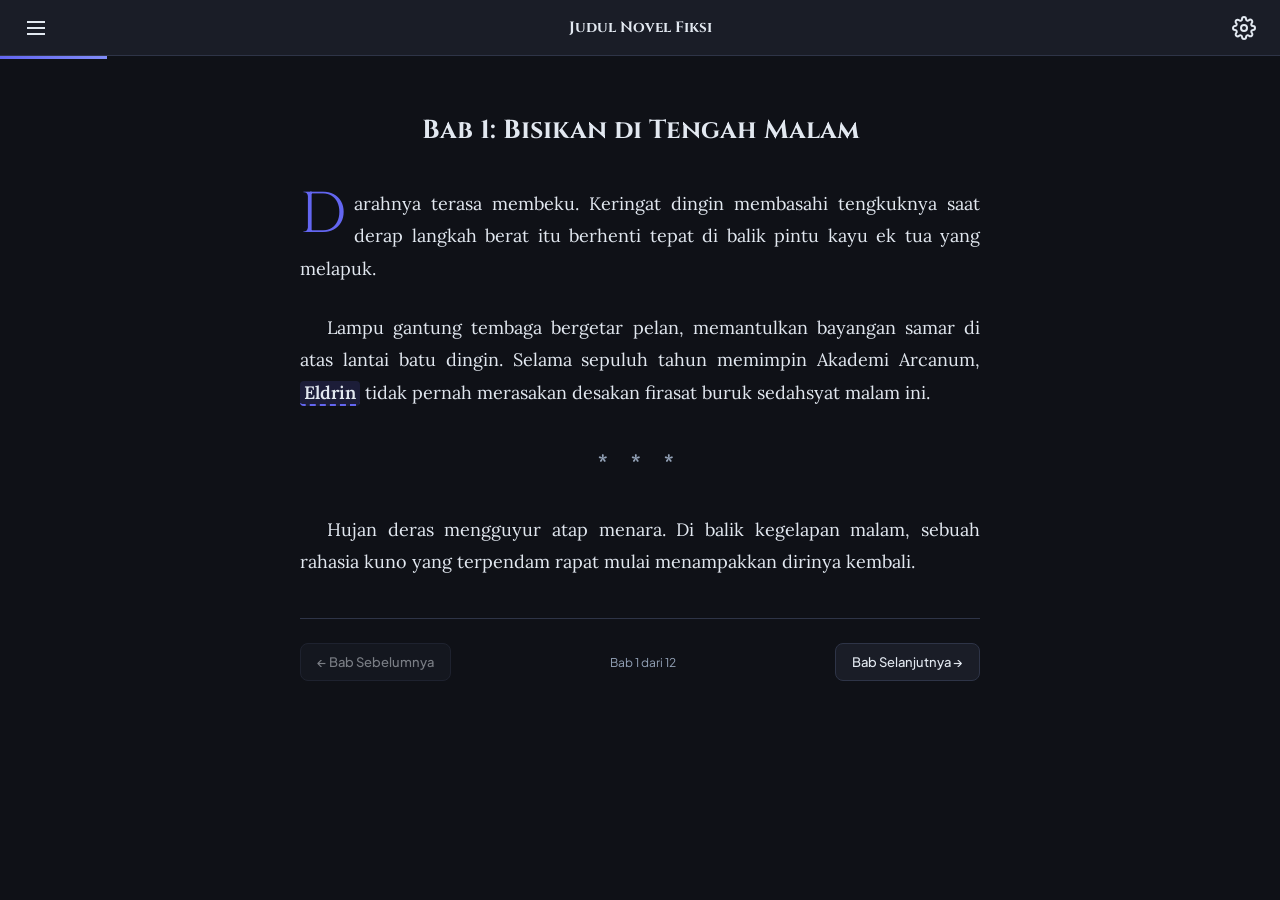
<file: web_reader/index.html>
<!DOCTYPE html>
<html lang="id" data-theme="dark">
<head>
  <meta charset="UTF-8">
  <meta name="viewport" content="width=device-width, initial-scale=1.0, maximum-scale=1.0, user-scalable=no">
  <title>Fiction Book Reader - Digital Edition</title>
  <link rel="icon" href="../assets/favicon.png" type="image/png">
  <link rel="stylesheet" href="styles.css">
  <link rel="preconnect" href="https://fonts.googleapis.com">
  <link rel="preconnect" href="https://fonts.gstatic.com" crossorigin>
  <link href="https://fonts.googleapis.com/css2?family=Cinzel:wght@600;700&family=Lora:ital,wght@0,400;0,600;1,400&family=Plus+Jakarta+Sans:wght@400;500;600&display=swap" rel="stylesheet">
</head>
<body>
  <!-- Header Bar -->
  <header class="reader-header">
    <button id="menu-btn" class="icon-btn" aria-label="Buka Daftar Isi">
      <svg width="24" height="24" viewBox="0 0 24 24" fill="none" stroke="currentColor" stroke-width="2"><line x1="3" y1="12" x2="21" y2="12"></line><line x1="3" y1="6" x2="21" y2="6"></line><line x1="3" y1="18" x2="21" y2="18"></line></svg>
    </button>
    <div class="book-title-header" id="header-book-title">Judul Novel Fiksi</div>
    <button id="settings-btn" class="icon-btn" aria-label="Pengaturan Tampilan">
      <svg width="24" height="24" viewBox="0 0 24 24" fill="none" stroke="currentColor" stroke-width="2"><circle cx="12" cy="12" r="3"></circle><path d="M19.4 15a1.65 1.65 0 0 0 .33 1.82l.06.06a2 2 0 0 1 0 2.83 2 2 0 0 1-2.83 0l-.06-.06a1.65 1.65 0 0 0-1.82-.33 1.65 1.65 0 0 0-1 1.51V21a2 2 0 0 1-2 2 2 2 0 0 1-2-2v-.09A1.65 1.65 0 0 0 9 19.4a1.65 1.65 0 0 0-1.82.33l-.06.06a2 2 0 0 1-2.83 0 2 2 0 0 1 0-2.83l.06-.06a1.65 1.65 0 0 0 .33-1.82 1.65 1.65 0 0 0-1.51-1H3a2 2 0 0 1-2-2 2 2 0 0 1 2-2h.09A1.65 1.65 0 0 0 4.6 9a1.65 1.65 0 0 0-.33-1.82l-.06-.06a2 2 0 0 1 0-2.83 2 2 0 0 1 2.83 0l.06.06a1.65 1.65 0 0 0 1.82.33H9a1.65 1.65 0 0 0 1-1.51V3a2 2 0 0 1 2-2 2 2 0 0 1 2 2v.09a1.65 1.65 0 0 0 1 1.51 1.65 1.65 0 0 0 1.82-.33l.06-.06a2 2 0 0 1 2.83 0 2 2 0 0 1 0 2.83l-.06.06a1.65 1.65 0 0 0-.33 1.82V9a1.65 1.65 0 0 0 1.51 1H21a2 2 0 0 1 2 2 2 2 0 0 1-2 2h-.09a1.65 1.65 0 0 0-1.51 1z"></path></svg>
    </button>
  </header>

  <!-- Progress Bar -->
  <div class="progress-bar-container">
    <div class="progress-bar-fill" id="progress-fill"></div>
  </div>

  <!-- Table of Contents Side Drawer -->
  <div id="drawer-overlay" class="drawer-overlay"></div>
  <aside id="toc-drawer" class="toc-drawer">
    <div class="drawer-header">
      <h2>Daftar Bab</h2>
      <button id="close-drawer" class="icon-btn">&times;</button>
    </div>
    <nav class="toc-nav" id="toc-list">
      <!-- Generated via JS -->
    </nav>
  </aside>

  <!-- Settings Panel -->
  <div id="settings-panel" class="settings-panel hidden">
    <h3>Pengaturan Membaca</h3>
    <div class="setting-row">
      <span>Tema</span>
      <div class="theme-buttons">
        <button class="theme-btn active" data-theme-val="dark">Gelap</button>
        <button class="theme-btn" data-theme-val="sepia">Sepia</button>
        <button class="theme-btn" data-theme-val="light">Terang</button>
      </div>
    </div>
    <div class="setting-row">
      <span>Ukuran Teks</span>
      <div class="font-size-controls">
        <button id="font-dec" class="font-btn">A-</button>
        <span id="font-size-label">18px</span>
        <button id="font-inc" class="font-btn">A+</button>
      </div>
    </div>
    <div class="setting-row">
      <span>Jenis Font</span>
      <select id="font-family-select" class="font-select">
        <option value="'Lora', serif">Lora (Serif Novel)</option>
        <option value="'Plus Jakarta Sans', sans-serif">Jakarta Sans (Modern)</option>
      </select>
    </div>
  </div>

  <!-- Main Content Container -->
  <main class="reader-container">
    <article id="manuscript-viewport" class="manuscript-viewport">
      <!-- Chapter Content Rendered Here -->
      <section class="chapter-content">
        <h1 class="chapter-title">Bab 1: Bisikan di Tengah Malam</h1>
        <p class="chapter-opener-p">Darahnya terasa membeku. Keringat dingin membasahi tengkuknya saat derap langkah berat itu berhenti tepat di balik pintu kayu ek tua yang melapuk.</p>
        <p>Lampu gantung tembaga bergetar pelan, memantulkan bayangan samar di atas permukaan lantai batu dingin. Selama sepuluh tahun memimpin Akademi Arcanum, <span class="character-mention" data-char="Eldrin">Eldrin</span> tidak pernah merasakan desakan firasat buruk sedahsyat malam ini.</p>
        <div class="scene-break">* * *</div>
        <p>Hujan deras mengguyur atap menara. Di balik kegelapan malam, sebuah rahasia yang terpendam rapat mulai menampakkan dirinya kembali.</p>
      </section>
    </article>

    <!-- Navigation Footer -->
    <footer class="reader-footer">
      <button id="prev-chapter-btn" class="nav-btn">&larr; Bab Sebelumnya</button>
      <span id="chapter-indicator" class="chapter-indicator">Bab 1 dari 12</span>
      <button id="next-chapter-btn" class="nav-btn">Bab Selanjutnya &rarr;</button>
    </footer>
  </main>

  <!-- Character Popup Codex Modal -->
  <div id="character-modal" class="modal hidden">
    <div class="modal-content">
      <button id="close-modal" class="icon-btn modal-close">&times;</button>
      <div id="modal-char-body">
        <h3 id="char-name">Nama Tokoh</h3>
        <p id="char-role" class="char-role">Peran Tokoh</p>
        <p id="char-desc">Deskripsi singkat latar belakang tokoh dan perannya dalam cerita...</p>
      </div>
    </div>
  </div>

  <script src="app.js"></script>
</body>
</html>
</file>
<file: web_reader/styles.css>
/* Fiction Book Reader - Mobile-First Responsive Design */

:root {
  --bg-color: #0f1117;
  --surface-color: #1a1d27;
  --text-color: #e2e8f0;
  --muted-color: #94a3b8;
  --accent-color: #6366f1;
  --accent-hover: #4f46e5;
  --border-color: #2e3447;
  --char-tag-bg: rgba(99, 102, 241, 0.15);
  --char-tag-border: rgba(99, 102, 241, 0.4);
  
  --font-family-body: 'Lora', Georgia, serif;
  --font-family-heading: 'Cinzel', serif;
  --font-family-ui: 'Plus Jakarta Sans', sans-serif;
  --font-size-base: 18px;
  --line-height-base: 1.8;
}

[data-theme="sepia"] {
  --bg-color: #fbf0d9;
  --surface-color: #f3e5c8;
  --text-color: #2c221e;
  --muted-color: #786458;
  --accent-color: #964b00;
  --accent-hover: #7a3d00;
  --border-color: #e2d2b4;
  --char-tag-bg: rgba(150, 75, 0, 0.1);
  --char-tag-border: rgba(150, 75, 0, 0.3);
}

[data-theme="light"] {
  --bg-color: #ffffff;
  --surface-color: #f8fafc;
  --text-color: #0f172a;
  --muted-color: #64748b;
  --accent-color: #4338ca;
  --accent-hover: #3730a3;
  --border-color: #e2e8f0;
  --char-tag-bg: rgba(67, 56, 202, 0.1);
  --char-tag-border: rgba(67, 56, 202, 0.3);
}

* {
  box-sizing: border-box;
  margin: 0;
  padding: 0;
}

body {
  background-color: var(--bg-color);
  color: var(--text-color);
  font-family: var(--font-family-body);
  font-size: var(--font-size-base);
  line-height: var(--line-height-base);
  transition: background-color 0.3s ease, color 0.3s ease;
  min-height: 100vh;
  display: flex;
  flex-direction: column;
  overflow-x: hidden;
}

/* Header */
.reader-header {
  position: fixed;
  top: 0;
  left: 0;
  right: 0;
  height: 56px;
  background-color: var(--surface-color);
  border-bottom: 1px solid var(--border-color);
  display: flex;
  align-items: center;
  justify-content: space-between;
  padding: 0 16px;
  z-index: 100;
}

.book-title-header {
  font-family: var(--font-family-heading);
  font-size: 15px;
  font-weight: 700;
  color: var(--text-color);
  white-space: nowrap;
  overflow: hidden;
  text-overflow: ellipsis;
  max-width: 60%;
  text-align: center;
}

.icon-btn {
  background: none;
  border: none;
  color: var(--text-color);
  cursor: pointer;
  padding: 8px;
  border-radius: 8px;
  display: flex;
  align-items: center;
  justify-content: center;
  transition: background 0.2s;
}

.icon-btn:hover {
  background-color: var(--border-color);
}

/* Progress Bar */
.progress-bar-container {
  position: fixed;
  top: 56px;
  left: 0;
  right: 0;
  height: 3px;
  background-color: transparent;
  z-index: 101;
}

.progress-bar-fill {
  height: 100%;
  width: 15%;
  background: linear-gradient(90deg, var(--accent-color), #818cf8);
  transition: width 0.2s ease;
}

/* Main Container */
.reader-container {
  margin-top: 60px;
  padding: 24px 20px 40px;
  max-width: 720px;
  width: 100%;
  margin-left: auto;
  margin-right: auto;
  flex: 1;
}

.manuscript-viewport {
  margin-bottom: 40px;
}

.chapter-title {
  font-family: var(--font-family-heading);
  font-size: 26px;
  text-align: center;
  margin: 30px 0 40px;
  color: var(--text-color);
  line-height: 1.3;
}

p {
  margin-bottom: 1.5em;
  text-align: justify;
  hyphens: auto;
  text-indent: 1.5em;
}

p.chapter-opener-p {
  text-indent: 0;
}

p.chapter-opener-p::first-letter {
  font-family: var(--font-family-heading);
  font-size: 3.2em;
  float: left;
  line-height: 0.8;
  margin-right: 8px;
  margin-top: 4px;
  color: var(--accent-color);
}

.scene-break {
  text-align: center;
  letter-spacing: 0.5em;
  margin: 2em 0;
  color: var(--muted-color);
  font-weight: bold;
}

/* Character Mention Pill */
.character-mention {
  background-color: var(--char-tag-bg);
  border-bottom: 2px dashed var(--accent-color);
  padding: 0 4px;
  border-radius: 4px;
  cursor: pointer;
  font-weight: 600;
  transition: background 0.2s;
}

.character-mention:hover {
  background-color: var(--border-color);
}

/* Footer Navigation */
.reader-footer {
  display: flex;
  align-items: center;
  justify-content: space-between;
  gap: 12px;
  padding-top: 24px;
  border-top: 1px solid var(--border-color);
}

.nav-btn {
  background-color: var(--surface-color);
  color: var(--text-color);
  border: 1px solid var(--border-color);
  padding: 10px 16px;
  border-radius: 8px;
  font-family: var(--font-family-ui);
  font-size: 13px;
  font-weight: 500;
  cursor: pointer;
  transition: all 0.2s;
}

.nav-btn:hover {
  background-color: var(--accent-color);
  color: #fff;
  border-color: var(--accent-color);
}

.chapter-indicator {
  font-family: var(--font-family-ui);
  font-size: 12px;
  color: var(--muted-color);
}

/* TOC Drawer */
.drawer-overlay {
  position: fixed;
  inset: 0;
  background-color: rgba(0, 0, 0, 0.6);
  opacity: 0;
  pointer-events: none;
  transition: opacity 0.3s;
  z-index: 200;
}

.drawer-overlay.active {
  opacity: 1;
  pointer-events: auto;
}

.toc-drawer {
  position: fixed;
  top: 0;
  bottom: 0;
  left: -300px;
  width: 280px;
  background-color: var(--surface-color);
  border-right: 1px solid var(--border-color);
  z-index: 201;
  transition: left 0.3s ease;
  display: flex;
  flex-direction: column;
}

.toc-drawer.open {
  left: 0;
}

.drawer-header {
  display: flex;
  align-items: center;
  justify-content: space-between;
  padding: 16px 20px;
  border-bottom: 1px solid var(--border-color);
  font-family: var(--font-family-ui);
}

.drawer-header h2 {
  font-size: 16px;
  font-weight: 600;
}

.toc-nav {
  padding: 16px;
  overflow-y: auto;
  flex: 1;
}

.toc-item {
  display: block;
  padding: 12px;
  color: var(--text-color);
  text-decoration: none;
  border-radius: 8px;
  font-family: var(--font-family-ui);
  font-size: 14px;
  margin-bottom: 4px;
  transition: background 0.2s;
}

.toc-item:hover, .toc-item.active {
  background-color: var(--border-color);
  color: var(--accent-color);
  font-weight: 600;
}

/* Settings Panel */
.settings-panel {
  position: fixed;
  top: 64px;
  right: 16px;
  width: 280px;
  background-color: var(--surface-color);
  border: 1px solid var(--border-color);
  border-radius: 12px;
  padding: 16px;
  box-shadow: 0 10px 25px rgba(0, 0, 0, 0.4);
  z-index: 150;
  font-family: var(--font-family-ui);
}

.settings-panel.hidden {
  display: none;
}

.settings-panel h3 {
  font-size: 14px;
  margin-bottom: 14px;
  color: var(--muted-color);
  text-transform: uppercase;
  letter-spacing: 0.05em;
}

.setting-row {
  display: flex;
  align-items: center;
  justify-content: space-between;
  margin-bottom: 14px;
  font-size: 13px;
}

.theme-buttons {
  display: flex;
  gap: 4px;
}

.theme-btn {
  background: var(--bg-color);
  color: var(--text-color);
  border: 1px solid var(--border-color);
  padding: 4px 8px;
  border-radius: 6px;
  font-size: 12px;
  cursor: pointer;
}

.theme-btn.active {
  border-color: var(--accent-color);
  background-color: var(--accent-color);
  color: #fff;
}

.font-size-controls {
  display: flex;
  align-items: center;
  gap: 8px;
}

.font-btn {
  background-color: var(--bg-color);
  color: var(--text-color);
  border: 1px solid var(--border-color);
  width: 28px;
  height: 28px;
  border-radius: 6px;
  cursor: pointer;
}

.font-select {
  background-color: var(--bg-color);
  color: var(--text-color);
  border: 1px solid var(--border-color);
  padding: 4px 8px;
  border-radius: 6px;
  font-size: 12px;
}

/* Modal */
.modal {
  position: fixed;
  inset: 0;
  background-color: rgba(0, 0, 0, 0.7);
  display: flex;
  align-items: center;
  justify-content: center;
  padding: 20px;
  z-index: 300;
}

.modal.hidden {
  display: none;
}

.modal-content {
  background-color: var(--surface-color);
  border: 1px solid var(--border-color);
  border-radius: 16px;
  padding: 24px;
  max-width: 400px;
  width: 100%;
  position: relative;
  font-family: var(--font-family-ui);
}

.modal-close {
  position: absolute;
  top: 12px;
  right: 12px;
  font-size: 20px;
}

.char-role {
  color: var(--accent-color);
  font-size: 13px;
  font-weight: 600;
  margin-bottom: 10px;
}
</file>
